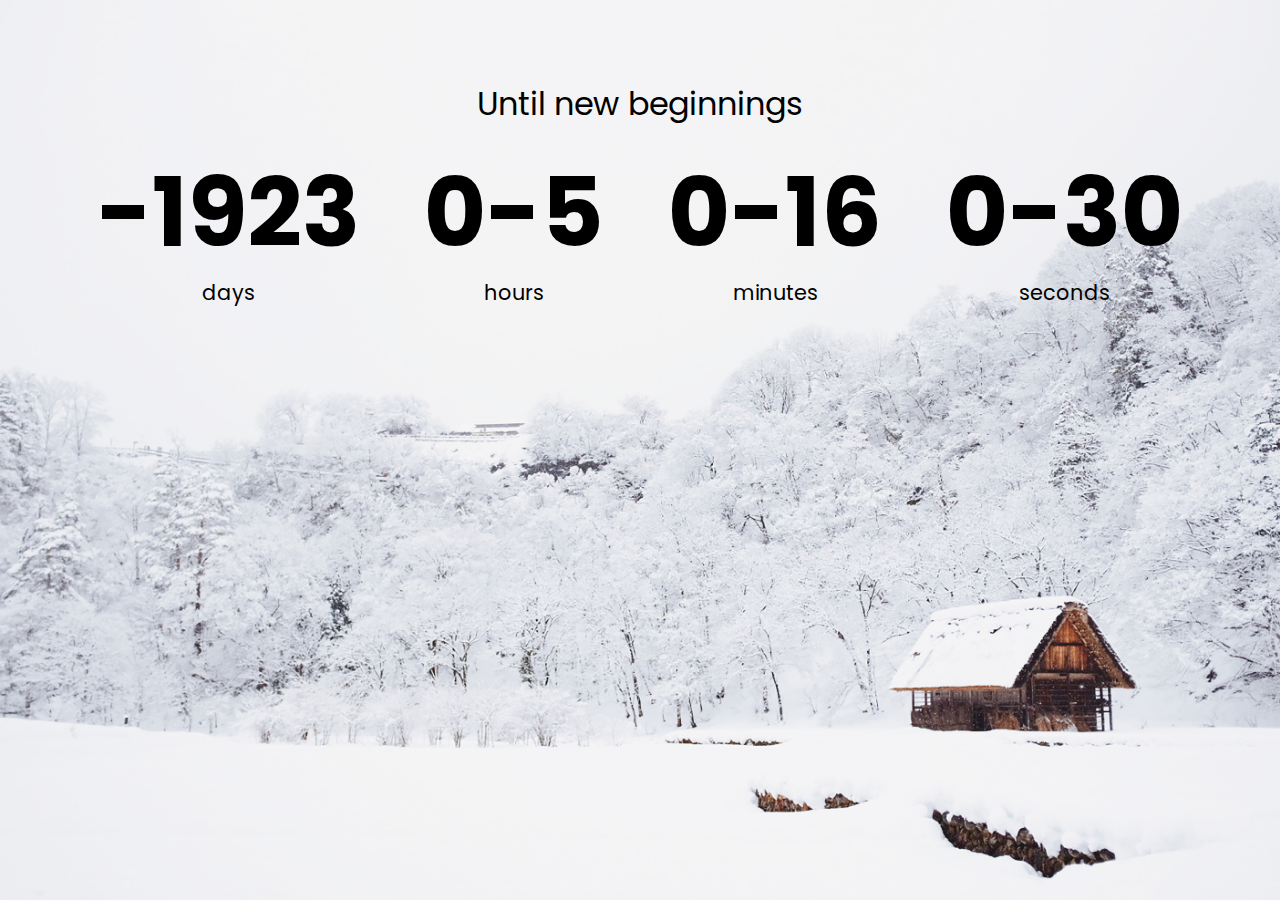
<file: countdown-timer/index.html>
<!DOCTYPE html>
<html lang="en">
<head>
    <meta charset="UTF-8">
    <meta name="viewport" content="width=device-width, initial-scale=1.0">
    <meta http-equiv="X-UA-Compatible" content="ie=edge">
    <title>Countdown Timer</title>
    <link rel="stylesheet" href="style.css">
    <script src="script.js" defer></script>
</head>
<body>
    <h1>Until new beginnings</h1>
    <div class="countdown-container">
        <div class="countdown-el days-c">
            <div class="big-text" id="days">0</div>
            <span>days</span>
        </div>
        <div class="countdown-el hours-c">
            <div class="big-text" id="hours">0</div>
            <span>hours</span>
        </div>
        <div class="countdown-el minutes-c">
            <div class="big-text" id="minutes">0</div>
            <span>minutes</span>
        </div>
        <div class="countdown-el seconds-c">
            <div class="big-text" id="seconds">0</div>
            <span>seconds</span>
        </div>
    </div>
</body>
</html>
</file>
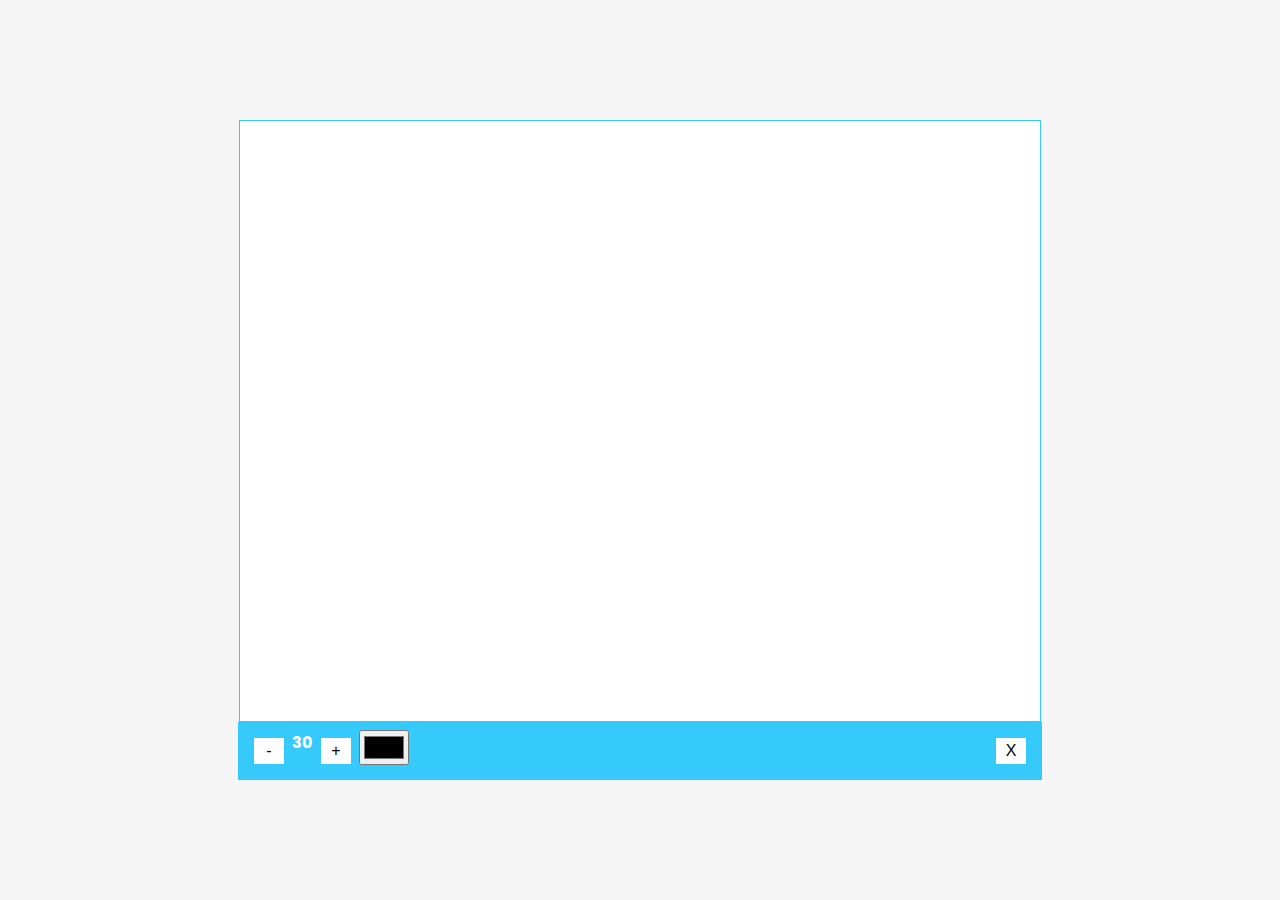
<file: drawing-app/index.html>
<!DOCTYPE html>
<html lang="en">
<head>
    <meta charset="UTF-8">
    <meta name="viewport" content="width=device-width, initial-scale=1.0">
    <meta http-equiv="X-UA-Compatible" content="ie=edge">
    <title>Drawing App</title>
    <link rel="stylesheet" href="style.css">
    <script src="script.js" defer></script>
</head>
<body>
    <canvas id="canvas" width="800px" height="600px"></canvas>
    <div class="toolbox">
        <button id="decrease">-</button>
        <span id="size">30</span>
        <button id="increase">+</button>
        <input type="color" id="color" />
        <button id="clear">X</button>
    </div>
</body>
</html>
</file>
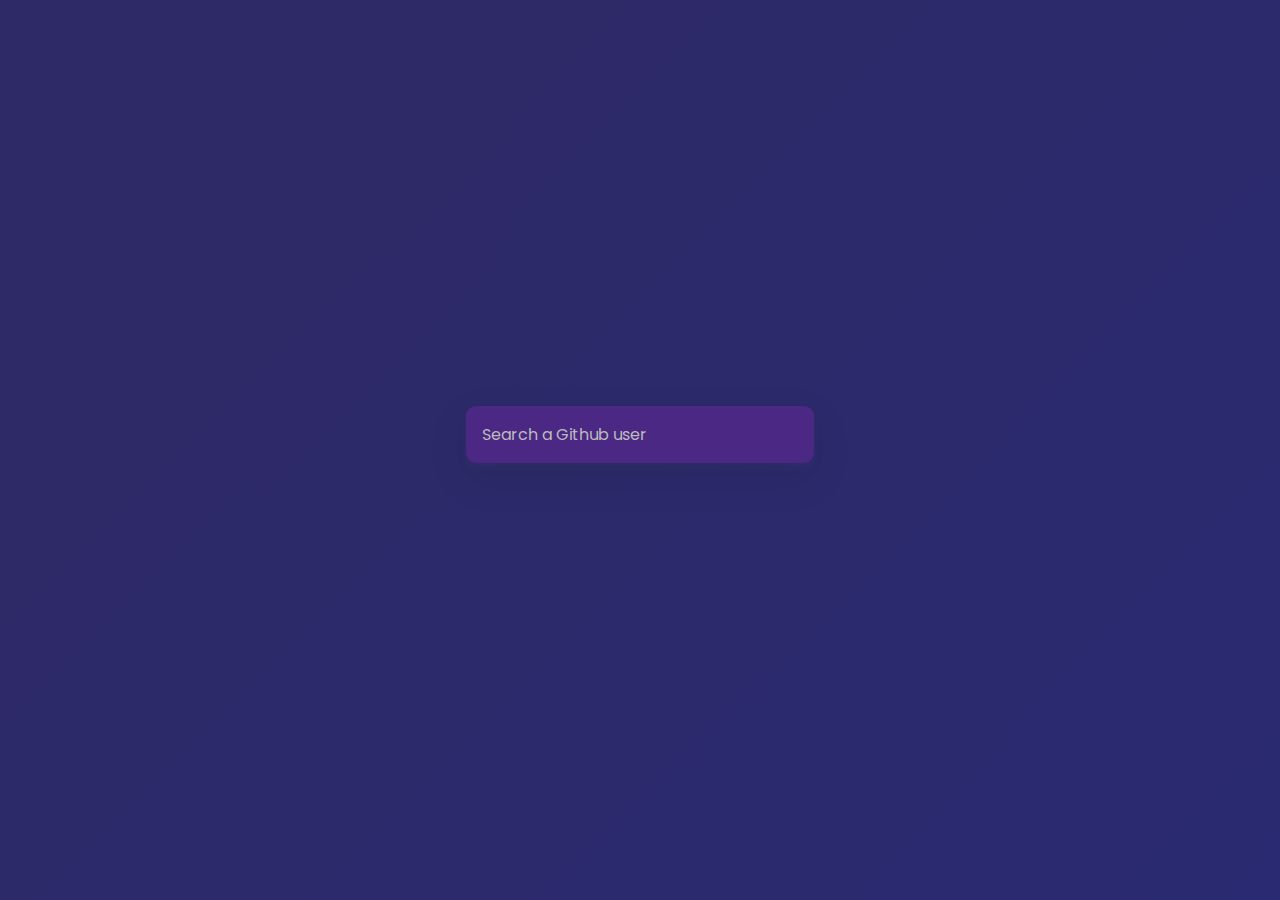
<file: github-profiles/index.html>
<!DOCTYPE html>
<html lang="en">
<head>
    <meta charset="UTF-8">
    <meta name="viewport" content="width=device-width, initial-scale=1.0">
    <meta http-equiv="X-UA-Compatible" content="ie=edge">
    <title>Github Profiles</title>
    <link rel="stylesheet" href="style.css">
    <script src="script.js" defer></script>
</head>
<body>
    <form id="form">
        <input type="text" id="search" placeholder="Search a Github user"></input>
    </form>
    <main id="main">

    </main>
</body>
</html>
</file>
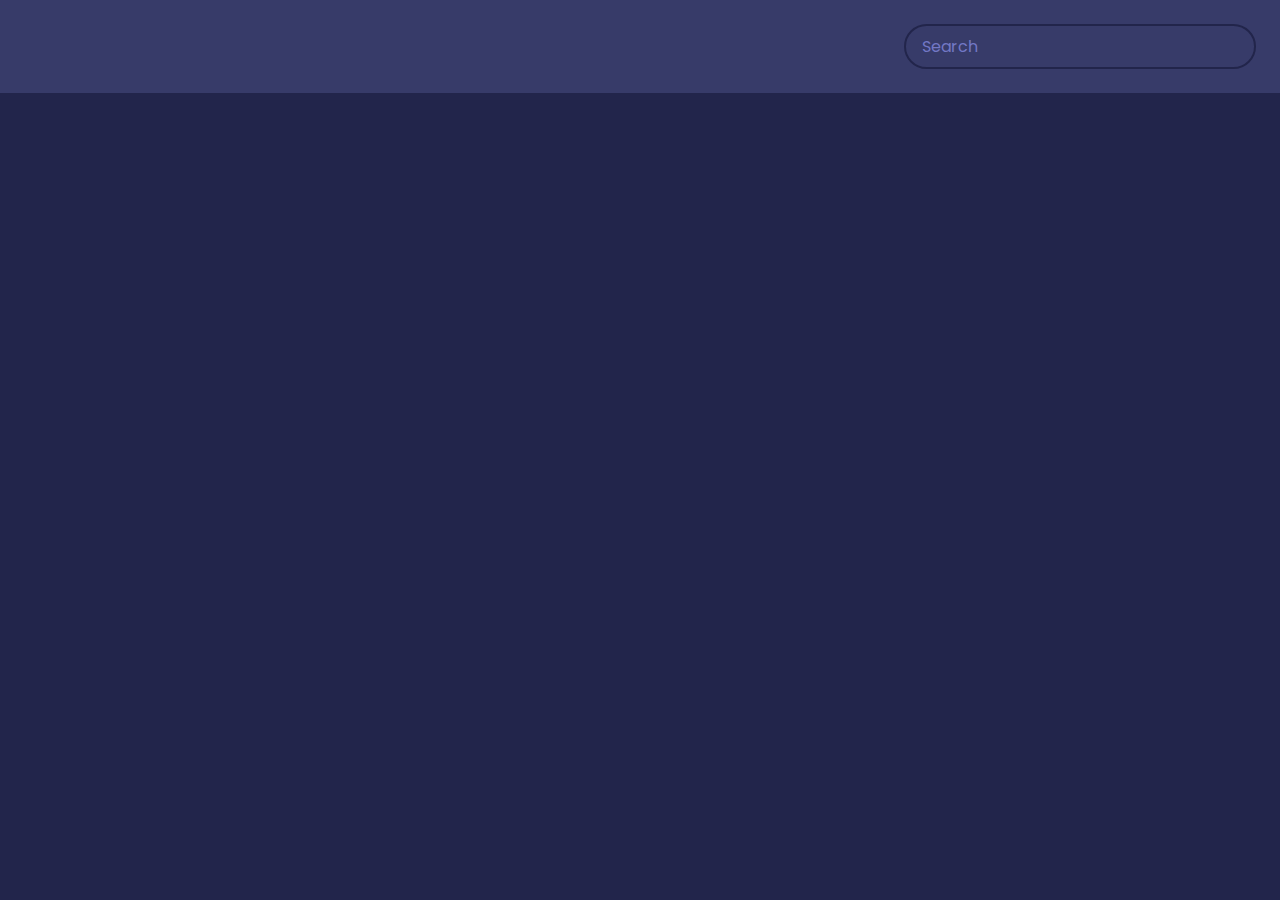
<file: movie-app/index.html>
<!DOCTYPE html>
<html lang="en">

<head>
    <meta charset="UTF-8">
    <meta name="viewport" content="width=device-width, initial-scale=1.0">
    <meta http-equiv="X-UA-Compatible" content="ie=edge">
    <title>Movie App</title>
    <link rel="stylesheet" href="style.css">
    <script src="script.js" defer></script>
</head>

<body>
    <header>
        <form id="form">
            <input type="text" id="search" placeholder="Search" class="search">
        </form>
    </header>
    <main id="main"></main>
</body>
</html>
</file>
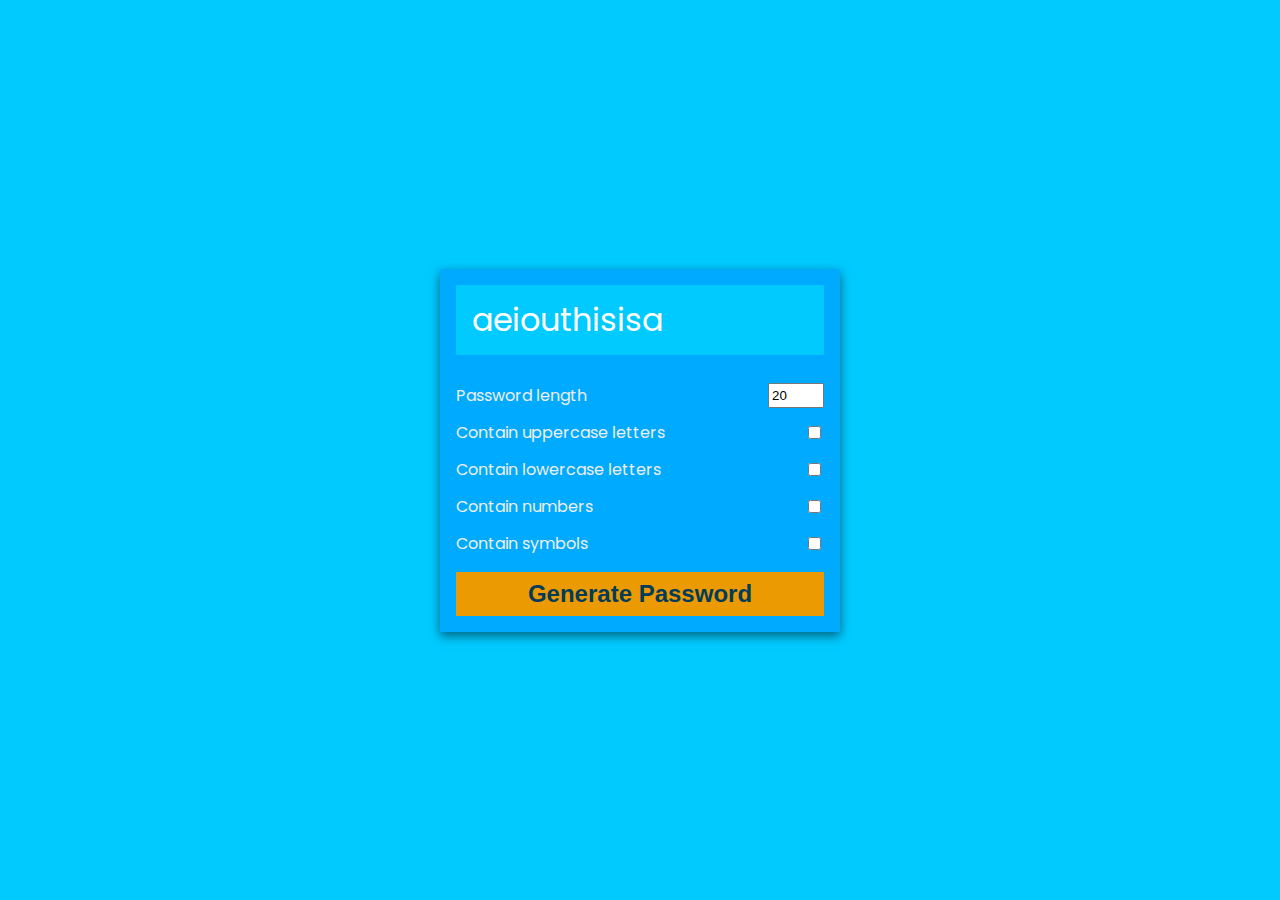
<file: password-generator/index.html>
<!DOCTYPE html>
<html lang="en">

<head>
    <meta charset="UTF-8">
    <meta name="viewport" content="width=device-width, initial-scale=1.0">
    <meta http-equiv="X-UA-Compatible" content="ie=edge">
    <title>Password Generator</title>
    <link rel="stylesheet" href="style.css">
    <script src="script.js" defer></script>
</head>

<body>
    <div class="pw-container">
        <div class="pw-header">
            <div id="pw" class="pw">
                aeiouthisisa
                <button id="copy">Copy</button>
            </div>
        </div>

        <div class="pw-body">
            <div class="form-control">
                <label for="len">Password length</label>
                <input id="len" type="number" value="20" min="4" max="40">
            </div>
            <div class="form-control">
                <label for="upper">Contain uppercase letters</label>
                <input id="upper" type="checkbox">
            </div>
            <div class="form-control">
                <label for="lower">Contain lowercase letters</label>
                <input id="lower" type="checkbox">
            </div>
            <div class="form-control">
                <label for="number">Contain numbers</label>
                <input id="number" type="checkbox">
            </div>
            <div class="form-control">
                <label for="symbol">Contain symbols</label>
                <input id="symbol" type="checkbox">
            </div>
            <button class="generate" id="generate">Generate Password</button>
        </div>
    </div>
</body>

</html>
</file>
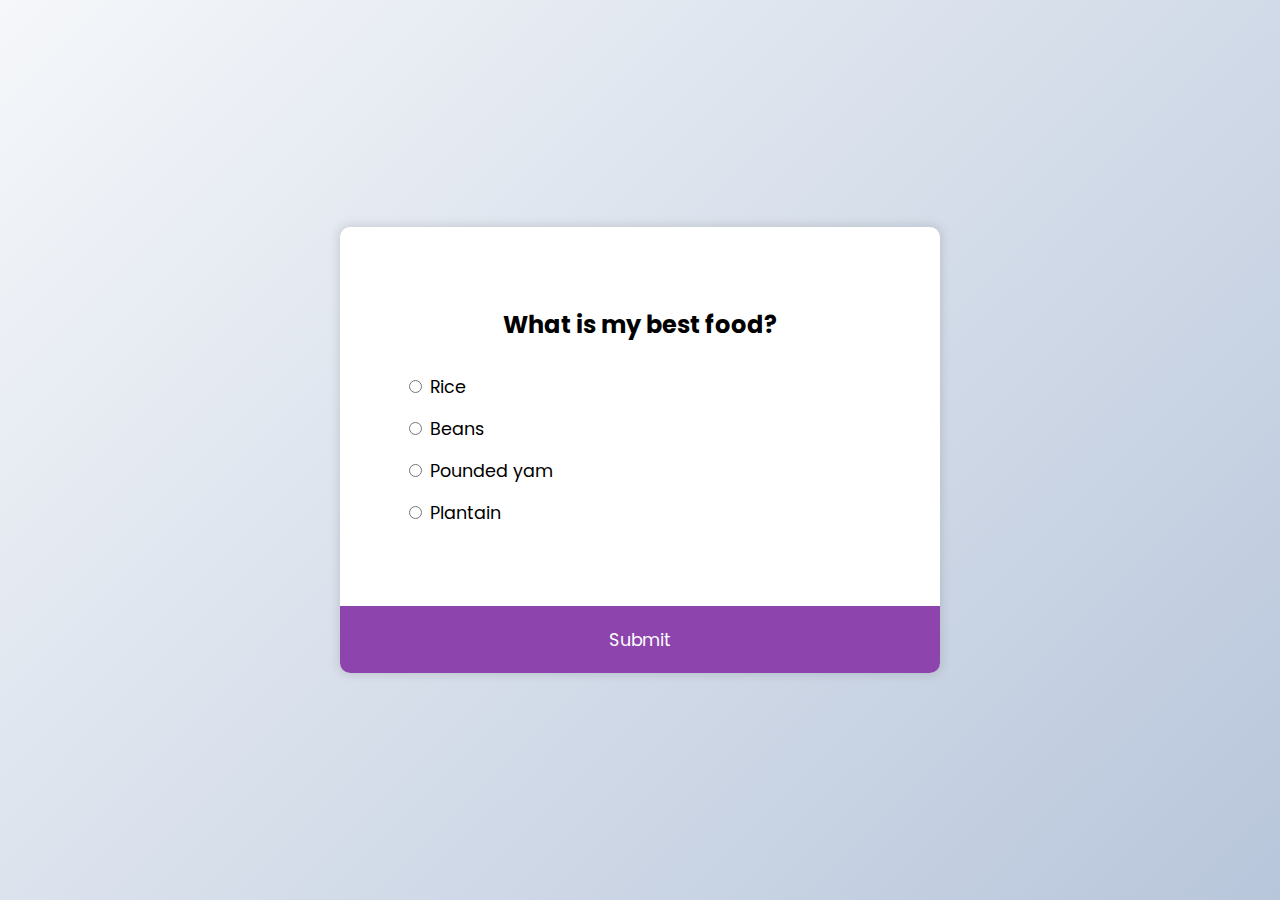
<file: quiz-app/index.html>
<!DOCTYPE html>
<html lang="en">

<head>
	<meta charset="UTF-8">
	<meta name="viewport" content="width=device-width, initial-scale=1.0">
	<meta http-equiv="X-UA-Compatible" content="ie=edge">
	<title>Quiz App</title>
	<link rel="stylesheet" href="style.css">
	<script src="script.js" defer></script>
</head>

<body>
	<div class="quiz-container" id="quiz">
		<div class="quiz-header">
			<h2 id="question">Question text</h2>
			<ul>
				<li>
					<input type="radio" class="answer" id="a">
					<label id="a_text" for="a" name="answer">Question</label>
				</li>
				<li>
					<input type="radio" class="answer" id="b">
					<label id="b_text" for="b" name="answer">Question</label>
				</li>
				<li>
					<input type="radio" class="answer" id="c">
					<label id="c_text" for="c" name="answer">Question</label>
				</li>
				<li>
					<input type="radio" class="answer" id="d">
					<label id="d_text" for="d" name="answer">Question</label>
				</li>
			</ul>
		</div>

		<button id="submit">Submit</button>
	</div>
</body>

</html>
</file>
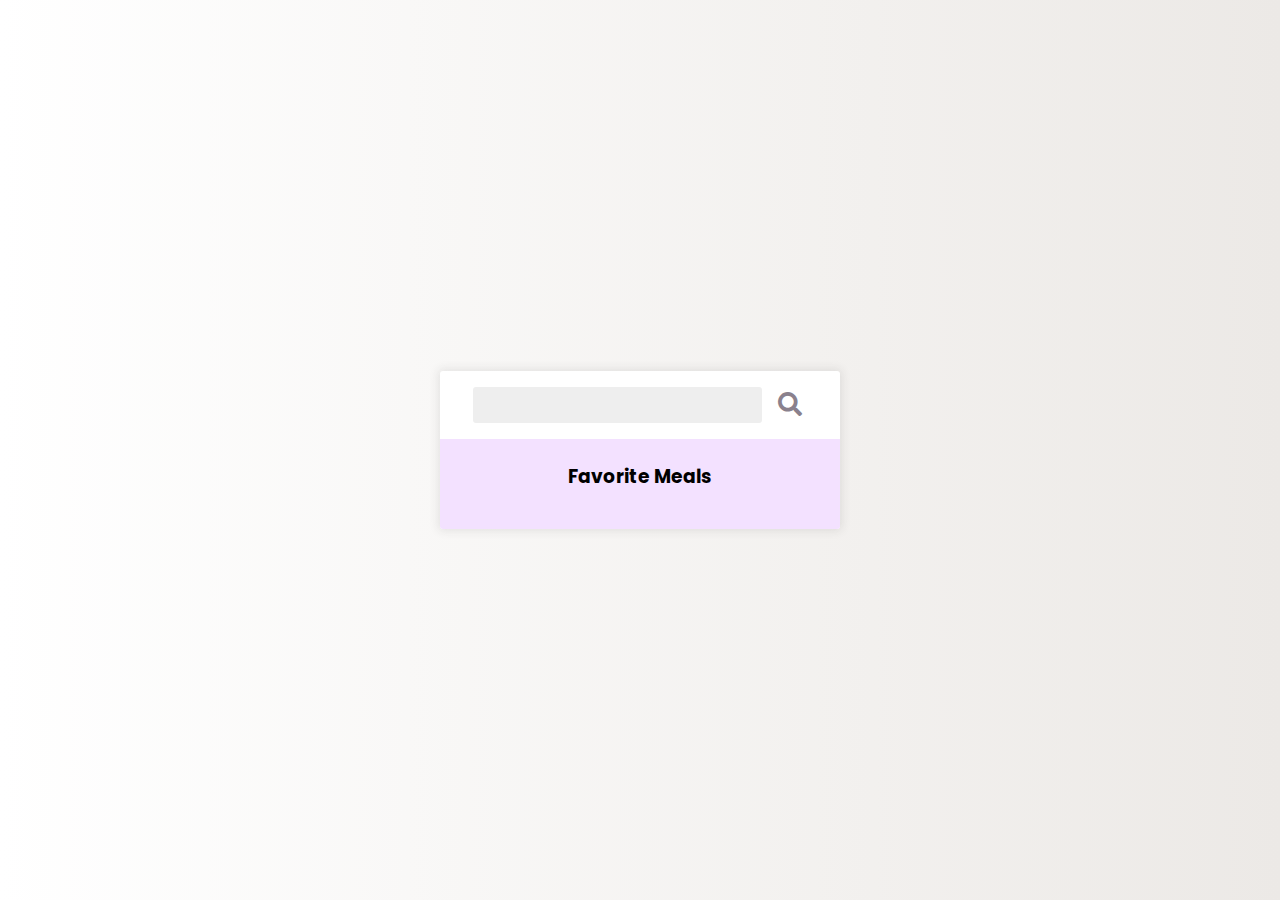
<file: recipe-app/index.html>
<!DOCTYPE html>
<html lang="en">

<head>
	<meta charset="UTF-8">
	<meta name="viewport" content="width=device-width, initial-scale=1.0">
	<meta http-equiv="X-UA-Compatible" content="ie=edge">
	<title>Recipe App</title>
	<link rel="stylesheet" href="https://cdnjs.cloudflare.com/ajax/libs/font-awesome/5.15.1/css/all.min.css">
	<link rel="stylesheet" href="style.css">
	<script src="script.js" defer></script>
</head>

<body>
	<div class="mobile-container">
		<header>
			<input type="text" id="search-term">
			<button id="search"><i class="fas fa-search"></i></button>
		</header>
		<div class="fav-container">
			<h3>Favorite Meals</h3>
			<ul class="fav-meals" id="fav-meals">

			</ul>
		</div>
		<div class="meals" id="meals">

		</div>
	</div>

	<div class="popup-container hidden" id="meal-popup">
		<div class="popup">
			<button id="close-popup" class="close-popup"><i class="fas fa-times"></i></button>
			<div class="meal-info" id="meal-info">
				
			</div>
		</div> 
	</div>
</body>

</html>
</file>
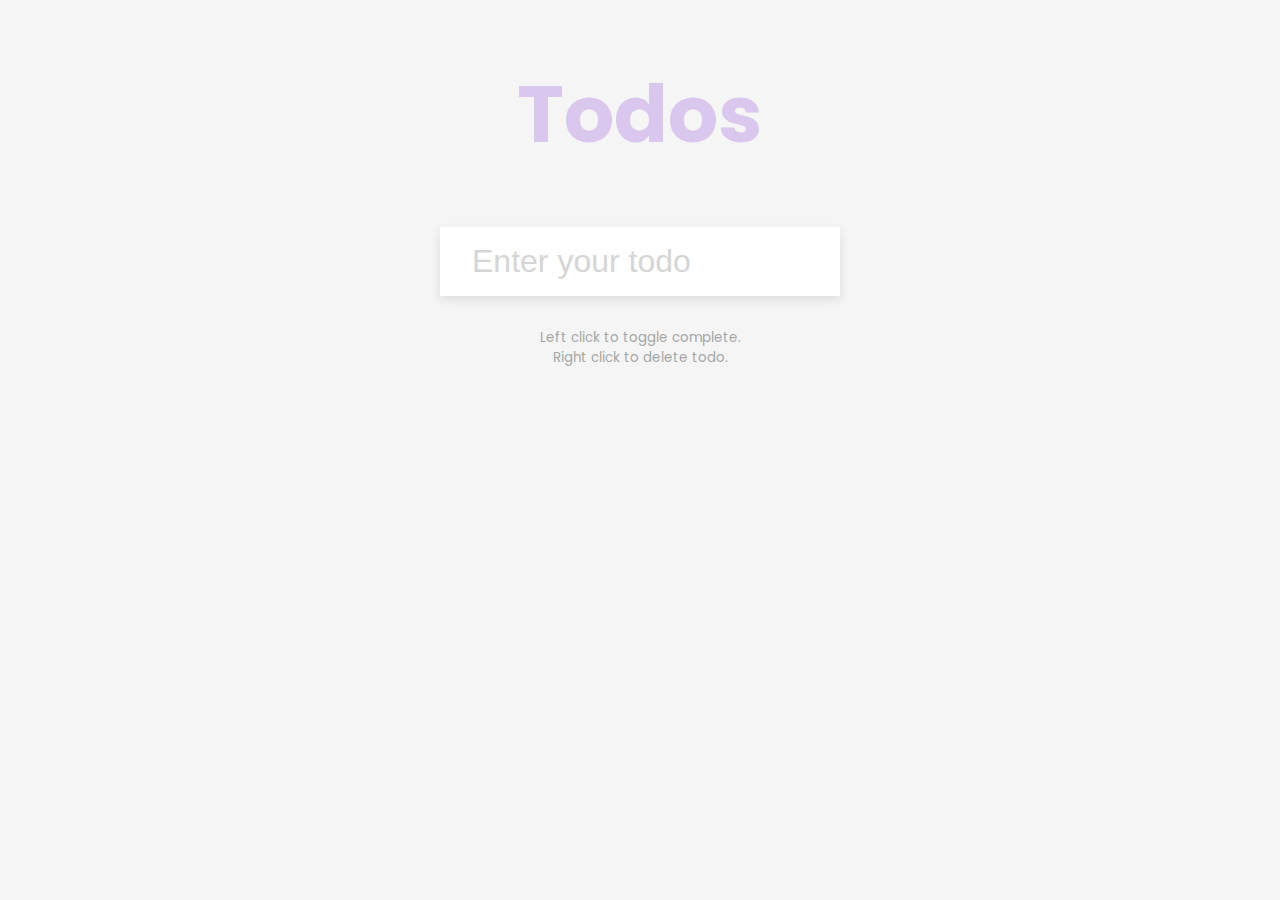
<file: todo-app/index.html>
<!DOCTYPE html>
<html lang="en">
<head>
    <meta charset="UTF-8">
    <meta name="viewport" content="width=device-width, initial-scale=1.0">
    <meta http-equiv="X-UA-Compatible" content="ie=edge">
    <title>ToDo App</title>
    <link rel="stylesheet" href="style.css">
    <script src="script.js" defer></script>
</head>
<body>
    <h1>Todos</h1>
    <form id="form">
        <input type="text" class="input" id="input" placeholder="Enter your todo" autocomplete="off">
        <ul class="todos" id="todos"></ul>
    </form>
    <small>Left click to toggle complete. <br />Right click to delete todo.</small>
</body>
</html>
</file>
<file: countdown-timer/style.css>
@import url("https://fonts.googleapis.com/css2?family=Poppins:wght@200;400;600&display=swap");

* {
    box-sizing: border-box;
}

body {
    background-image: url("./back.jpg");
    background-size: cover;
    background-position: center;
    display: flex;
    flex-direction: column;
    align-items: center;
    min-height: 100vh;
    font-family: "Poppins", sans-serif;
    margin: 0
}
h1 {
    font-weight: normal;
    font-size: 2rem;
    margin-top: 5rem;
}
.countdown-container {
    display: flex;
    flex-wrap: wrap;
    align-items: center;
    justify-content: center;
}
.big-text {
    font-weight: bold;
    font-size: 6rem;
    line-height: 1;
    margin: 1rem 2rem;
}
.countdown-el {
    text-align: center;
}
.countdown-el span {
    font-size: 1.3rem;
}
</file>
<file: drawing-app/style.css>
@import url("https://fonts.googleapis.com/css2?family=Poppins:wght@200;400;600&display=swap");

* {
    box-sizing: border-box;
}

body {
    background-color: #f5f5f5;
    display: flex;
    flex-direction: column;
    align-items: center;
    justify-content: center;
    font-family: "Poppins", sans-serif;
    margin: 0;
    min-height: 100vh;
}
canvas {
    border: 1px solid rgb(54, 202, 251);
    background-color: #fff;
}
.toolbox {
    background-color: rgb(54, 202, 251);
    display: flex;
    padding: 0.5rem;
    width: 804px;
}
.toolbox button {
    padding: 0.25rem;
    font-size: 1rem;
    background-color: #fff;
    display: inline-block;
    border: none;
    margin: 0.5rem;
    width: 30px;
    cursor: pointer;
}
.toolbox span {
    color: #fff;
    font-weight: bold;
}

.toolbox input {
    height: 35px;
}

.toolbox > button:last-child {
    margin-left: auto;
}
</file>
<file: github-profiles/style.css>
@import url("https://fonts.googleapis.com/css2?family=Poppins:wght@200;400;600&display=swap");

* {
    box-sizing: border-box;
}

body {
    background-color: #2a2a72;
    background-image: linear-gradient(315deg, #2a2a72 0%, #2e2a68 74%);
    display: flex;
    flex-direction: column;
    align-items: center;
    justify-content: center;
    font-family: "Poppins", sans-serif;
    margin: 0;
    padding: 2rem;
    min-height: 100vh;
}
input {
    background-color: #4c2885;
    color: #fff;
    border: none;
    box-shadow: 0 5px 10px rgba(154, 160, 185, .05), 0 15px 40px rgba(0, 0, 0, 0.1);
    border-radius: 10px;
    padding: 1rem;
    font-family: inherit;
    font-size: 1rem;
    margin-bottom: 2rem;
}
input::placeholder {
    color: #bbb;
}
input:focus {
    outline: none;
}
.card {
    display: flex;
    background-color: #4c2885; 
    background-image: linear-gradient(315deg, #4c2885 0%, #4c11ac 100%);
    border-radius: 20px;
    box-shadow: 0 5px 10px rgba(154, 160, 185, .05), 0 15px 40px rgba(0, 0, 0, 0.1);
    padding: 3rem;
    max-width: 800px;
}
/*.img-container {
    display: flex;
    align-items: center;
    justify-content: center; 
}*/
.avatar {
    border: 10px solid #3b2066;
    border-radius: 50%;
    height: 150px;
    width: 150px;
}
.user-info {
    color: #eee;
    margin-left: 2rem;
}
.user-info h2 {
    margin-top: 0;  
}
.user-info ul {
    display: flex;
    justify-content: space-between;
    list-style-type: none;
    padding: 0;
    width: 400px;
    max-width: 400px;
}
.user-info ul li {
    display: flex;
    align-items: center;
}
.user-info ul li strong {
    font-size: 0.9rem;
    margin-left: 0.5rem;
}
.repo {
    display: inline-block;
    background-color: #2a2a72;
    border-radius: 5px;
    color: #fff;
    font-size: 0.7rem;
    padding: 0.25rem 0.5rem;
    margin-right: 0.5rem;
    margin-bottom: 0.5rem;
    text-decoration: none;
}
</file>
<file: movie-app/style.css>
@import url("https://fonts.googleapis.com/css2?family=Poppins:wght@200;400;600&display=swap");

* {
    box-sizing: border-box;
}

body {
    background-color: #22254b;
    font-family: "Poppins", sans-serif;
    margin: 0
}

header {
    background-color: #373b69;
    display: flex;
    justify-content: flex-end;
    padding: 1.5rem;
}

.search {
    background-color: transparent;
    border: 2px solid #22254b;
    border-radius: 50px;
    color: #fff;
    font-family: inherit;
    font-size: 1rem;
    padding: 0.5rem 1rem;
}

.search::placeholder {
    color: #7378c5;
}

.search:focus {
    background-color: #22254b;
    outline: none;
}

main {
    display: flex;
    flex-wrap: wrap;
}

.movie {
    background-color: #373b69;
    border-radius: 3px;
    box-shadow: 0 4px 5px rgba(0, 0, 0, 0.2);
    position: relative;
    overflow: hidden;
    width: 300px;
    margin: 1rem;
}
.movie img {
    max-width: 100%;
}
.movie-info {
    color: #eee;
    padding: 0.5rem 1rem 1rem;
    display: flex;
    align-items: center;
    justify-content: space-between;
    letter-spacing: 0.5px;
}
.movie-info h3 {
    margin: 0;
}
.movie-info span {
    background-color: #22254b;
    border-radius: 3px;
    font-weight: bold;
    padding: 0.25rem 0.5rem;
}
.movie-info span.green {
    color: rgb(39, 189, 39)
}
.movie-info span.orange{
    color: orange
}
.movie-info span.red{
    color: rgb(189, 42, 42)
}
.overview {
    background-color: #fff;
    padding: 2rem;
    position: absolute;
    max-height: 100%;
    overflow: auto;
    left: 0;
    bottom: 0;
    right: 0;
    transform: translateY(101%);
    transition: transform 0.3s ease-in;
}
.overview h4 {
    margin-top: 0;
}
.movie:hover .overview {
    transform: translateY(0);
}
</file>
<file: password-generator/style.css>
@import url("https://fonts.googleapis.com/css2?family=Poppins:wght@200;400;600&display=swap");

* {
    box-sizing: border-box;
}

body {
    background-color: #00caff;
    color: #fff;
    display: flex;
    align-items: center;
    justify-content: center;
    min-height: 100vh;
    font-family: "Poppins", sans-serif;
    margin: 0
}
.pw-container {
    background-color: #00abff;
    box-shadow: 0 4px 10px rgba(0, 0, 0, 0.5);
    width: 400px;

}
.pw-header {
    padding: 1rem;
}
.pw {
    display: flex;
    align-items: center;
    background-color: #00caff;
    font-size: 2rem;
    height: 70px;
    width: 100%;
    position: relative;
    padding: 1rem;
}
.pw button {
    cursor: pointer;
    background-color: #fff;
    border: none;
    color: #007aff;
    font-family: inherit;
    font-weight: bold;
    padding: 0.25rem 0.5rem;
    position: absolute;
    top: 0;
    right: 0;
    transform: translate(0, -50%);
    opacity: 0;
    transition: opacity 0.2s ease, transform 0.2s ease;
}
.pw:hover button {
    opacity: 1;
    transform: translate(0, -80%);
}
.pw-body {
    padding: 0 1rem 1rem;
}
.form-control {
    color: #eee;
    display: flex;
    justify-content: space-between;
    margin: 0.75rem 0;
}
.generate {
    background-color: #ec9a02;
    color: #033c59;
    border: none;
    display: block;
    font-size: 1.5rem;
    font-weight: bold; 
    padding: 0.5rem;
    margin-top: 1rem;
    width: 100%;
}
</file>
<file: quiz-app/style.css>
@import url("https://fonts.googleapis.com/css2?family=Poppins:wght@200;400;600&display=swap");

* {
    box-sizing: border-box;
}

body {
    background-color: #b8c6db;
    background-image: linear-gradient(315deg, #b8c6db 0%, #f5f7fa 100%);
    display: flex;
    align-items: center;
    justify-content: center;
    font-family: "Poppins", sans-serif;
    min-height: 100vh;
    margin: 0
}
.quiz-container {
    background-color: #fff;
    border-radius: 10px;
    box-shadow: 0 0 10px 2px rgba(100, 100, 100, 0.2);
    overflow: hidden;
    width: 600px;
    max-width: 80%;
}
.quiz-header {
    padding: 4rem; 
}
h2 {
    text-align: center;
    padding: 1rem;
    margin: 0;
}
ul {
    list-style-type: none;
    padding: 0
}
ul li {
    font-size: 1.1rem;
    margin: 1rem 0;
}
ul li label {
    cursor: pointer;
}
button {
    cursor: pointer;
    background-color: #8e44ad;
    border: none;
    color: #fff;
    display: block;
    font-family: inherit;
    font-size: 1.1rem;
    width: 100%;
    padding: 1.3rem;
}
button:hover {
    background-color: #732d91;
}
button:focus {
    background-color: #5e3370;
    outline: none;
}
</file>
<file: recipe-app/style.css>
@import url("https://fonts.googleapis.com/css2?family=Poppins:wght@200;400;600&display=swap");

* {
    box-sizing: border-box;
}

body {
    background: #ECE9E6;  
    background: -webkit-linear-gradient(to right, #FFFFFF, #ECE9E6);  
    background: linear-gradient(to right, #FFFFFF, #ECE9E6); 
    display: flex;
    align-items: center;
    justify-content: center;
    font-family: "Poppins", sans-serif;
    margin: 0;
    min-height: 100vh;
}
img {
    max-width: 100%;
}
.mobile-container {
    background-color: #fff;
    box-shadow: 0 0 10px 2px #3333331a;
    border-radius: 3px;
    overflow: hidden;
    width: 400px;
}
header {
    display: flex;
    align-items: center;
    justify-content: center;
    padding: 1rem;
}
header input {
    background-color: #eee;
    border: none;
    border-radius: 3px;
    font-family: inherit;
    padding: 0.5rem 1rem;
}
header button {
    background-color: transparent;
    border: none;
    color: rgb(138, 129, 141);
    font-size: 1.5rem;
    margin-left: 10px;
}
.fav-container {
    background-color: rgb(243, 225, 255);
    padding: 0.25rem 1rem;
    text-align: center;
}
.fav-meals {
    display: flex;
    flex-wrap: wrap;
    justify-content: center;
    list-style-type: none;
    padding: 0;
}
.fav-meals li {
    cursor: pointer;
    position: relative;
    margin: 5px;
    width: 75px;
}
.fav-meals li .clear {
    background-color: transparent;
    border: none;
    cursor: pointer;
    opacity: 0;
    position: absolute;
    top: -0.5rem;
    right: -0.5rem;
    font-size: 1.2rem;
}
.fav-meals li:hover .clear {
    opacity: 1;
}
.fav-meals li img {
    border: 2px solid #ffffff;
    border-radius: 50%;
    box-shadow: 0 0 10px 2px #3333331a;
    object-fit: cover;
    width: 70px;
    height: 70px;
}
.fav-meals li span {
    display: inline-block;
    font-size: 0.7rem;
    white-space: nowrap;
    overflow: hidden;
    text-overflow: ellipsis;
    width: 75px;
}
.meal {
    border-radius: 3px;
    box-shadow: 0 0 10px 2px #3333331a;
    cursor: pointer;
    margin: 1.5rem;
    overflow: hidden;
}
.meal-header {
    position: relative;
}
.meal-header .random {
    position: absolute;
    top: 1rem;
    background-color: #fff;
    padding: 0.25rem 1rem;
    border-top-right-radius: 3px;
    border-bottom-right-radius: 3px;
}
.meal-header img {
    object-fit: cover;
    height: 250px;
    width: 100%;
}
.meal-body {
    display: flex;
    align-items: center;
    justify-content: space-between;
    padding: 1rem;
}
.meal-body h4 {
    margin: 0;
}
.meal-body .fav-btn {
    border: none;
    background-color: transparent;
    color: rgb(197, 188, 188);
    cursor: pointer;
    font-size: 1.2rem;
}
.meal-body .fav-btn.active {
    color: rebeccapurple;
}
.popup-container {
    background-color: rgba(0, 0, 0, 0.5);
    display: flex;
    align-items: center;
    justify-content: center;
    position: fixed;
    left: 0;
    right: 0;
    top: 0;
    bottom: 0;
}
.popup-container.hidden {
    opacity: 0;
    pointer-events: none;
}
.popup {
    background-color: #fff;
    border-radius: 5px;
    padding: 0 2rem;
    position: relative;
    overflow: auto;  
    max-height: 100vh;
    max-width: 600px;
    width: 100%;
}
.popup .close-popup {
    background-color: transparent;
    border: none;
    cursor: pointer;
    font-size: 1.5rem;
    position: absolute;
    top: 1rem;
    right: 1rem;
}
.meal-info h1 {
    text-align: center;
}
</file>
<file: todo-app/style.css>
@import url("https://fonts.googleapis.com/css2?family=Poppins:wght@200;400;600&display=swap");

* {
    box-sizing: border-box;
}
body {
    background-color: #f5f5f5;
    color: #444;
    display: flex;
    align-items: center;
    flex-direction: column;
    font-family: "Poppins", sans-serif;
    margin: 0;
    min-height: 100vh;
}
h1 {
    color: rgb(179, 131, 226);
    font-size: 5rem;
    text-align: center;
    opacity: 0.4;
}
form {
    box-shadow: 0 4px 10px rgba(0, 0, 0, 0.1);
    max-width: 100%;
    width: 400px;
}
.input {
    color: #444;
    border: none;
    font-size: 2rem;
    padding: 1rem 2rem;
    display: block;
    width: 100%;
}
.input::placeholder {
    color: #d5d5d5;
}
.todos {
    list-style-type: none;
    background-color: #fff;
    padding: 0;
    margin: 0;
}
.todos li {
    border-top: 1px solid #e5e5e5;
    cursor: pointer;
    font-size: 1.5rem;
    padding: 1rem 2rem;
}
.todos li.completed {
    text-decoration: line-through;
}
small {
    color: #a5a5a5;
    margin-top: 2rem;
    text-align: center;
}
</file>
